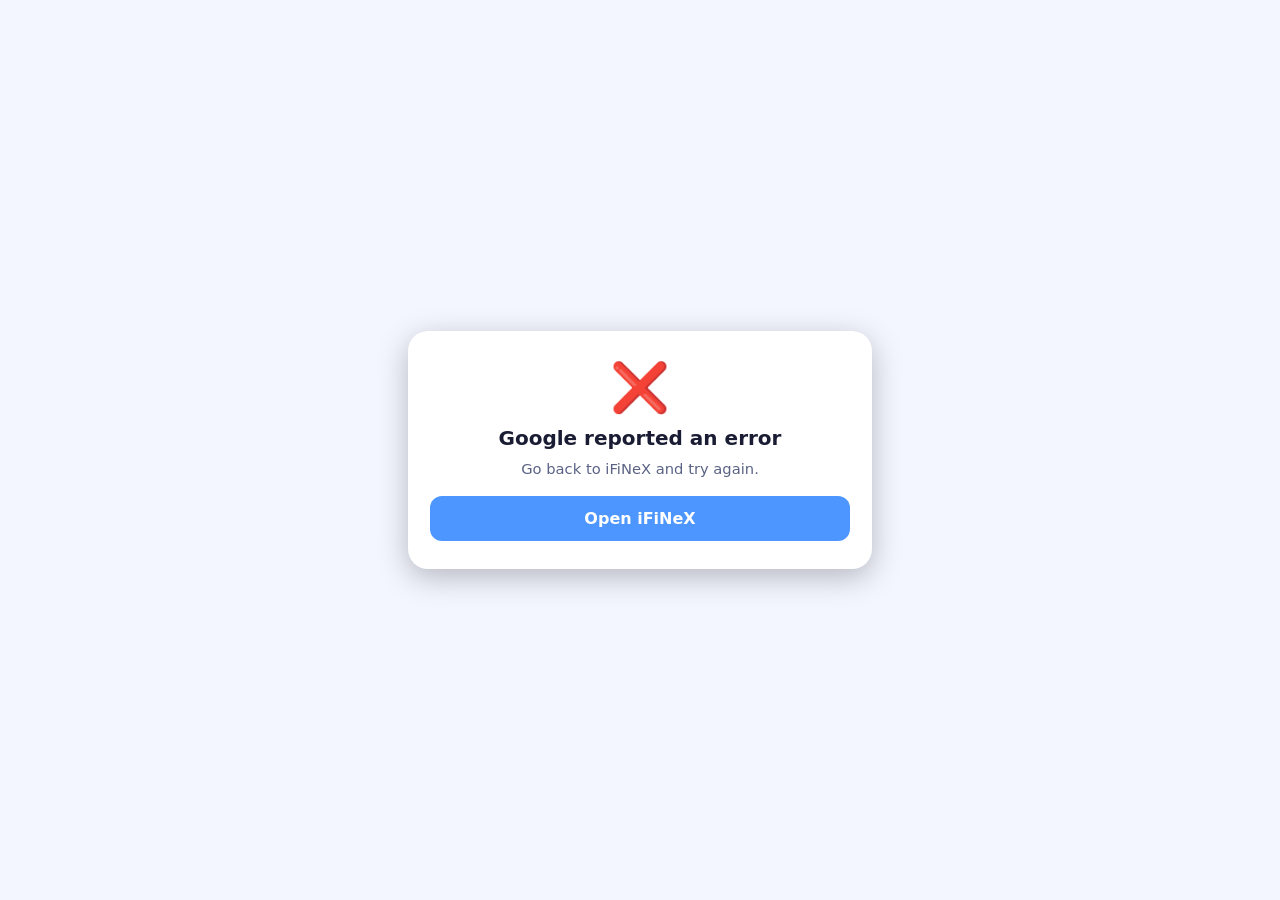
<file: gdrive-done.html>
<!doctype html>
<html lang="en"><head><meta charset="utf-8"><meta name="viewport" content="width=device-width,initial-scale=1"><meta name="robots" content="noindex">
<title>Google Drive · iFiNeX</title>
<style>
:root{--bg:#0f1020;--card:#181a30;--text:#e8ecff;--muted:#9aa3c7;--ok:#6bcb77;--bad:#ff6b6b;--accent:#4d96ff}
@media (prefers-color-scheme:light){:root{--bg:#f3f5ff;--card:#fff;--text:#1a1c33;--muted:#5b6385}}
body{margin:0;min-height:100vh;display:flex;align-items:center;justify-content:center;background:var(--bg);color:var(--text);font-family:system-ui,-apple-system,Segoe UI,Roboto,sans-serif;padding:16px;box-sizing:border-box}
.c{max-width:420px;width:100%;background:var(--card);border-radius:20px;padding:28px 22px;text-align:center;box-shadow:0 8px 30px rgba(0,0,0,.25)}
.i{font-size:3rem}h1{font-size:1.25rem;margin:10px 0 6px}p{color:var(--muted);line-height:1.5;font-size:.92rem;margin:8px 0}
a.b{display:block;margin-top:16px;padding:13px;border-radius:12px;background:var(--accent);color:#fff;font-weight:800;text-decoration:none}
</style></head><body><div class="c"><div class="i" id="i">☁️</div><h1 id="t">Google Drive</h1><p id="m"></p><a class="b" id="go" href="index.html">Open iFiNeX</a></div>
<script>
(function(){
  var M={ok:['✅','Google Drive connected','You can close this tab and go back to the iFiNeX app. Your backup settings are waiting there.',1],
    err_denied:['⚠️','Sign-in cancelled','You did not allow access. Go back to iFiNeX and try “Connect” again.'],
    err_scope:['⚠️','Drive permission missing','On Google’s screen, keep the Google Drive box ticked, then connect again.'],
    err_norefresh:['⚠️','Google did not allow offline access','Open myaccount.google.com/permissions, remove “iFiNeX”, then connect again.'],
    err_state:['⚠️','This sign-in link expired','Go back to iFiNeX and tap Connect again.'],err_expired:['⚠️','Sign-in took too long','Go back to iFiNeX and tap Connect again.'],
    err_token:['❌','Google refused the sign-in','The app owner must check the Google client id/secret on the server.'],err_google:['❌','Google reported an error','Go back to iFiNeX and try again.'],
    err_server:['❌','Server error','Go back to iFiNeX and try again in a minute.'],err_nocode:['❌','No answer from Google','Go back to iFiNeX and try again.']};
  var m=/[?&#]gdrive=(\w+)/.exec(location.search+location.hash), k=m&&M[m[1]]?m[1]:'err_google', v=M[k];
  document.getElementById('i').textContent=v[0];document.getElementById('t').textContent=v[1];document.getElementById('m').textContent=v[2];
})();
</script></body></html>
</file>
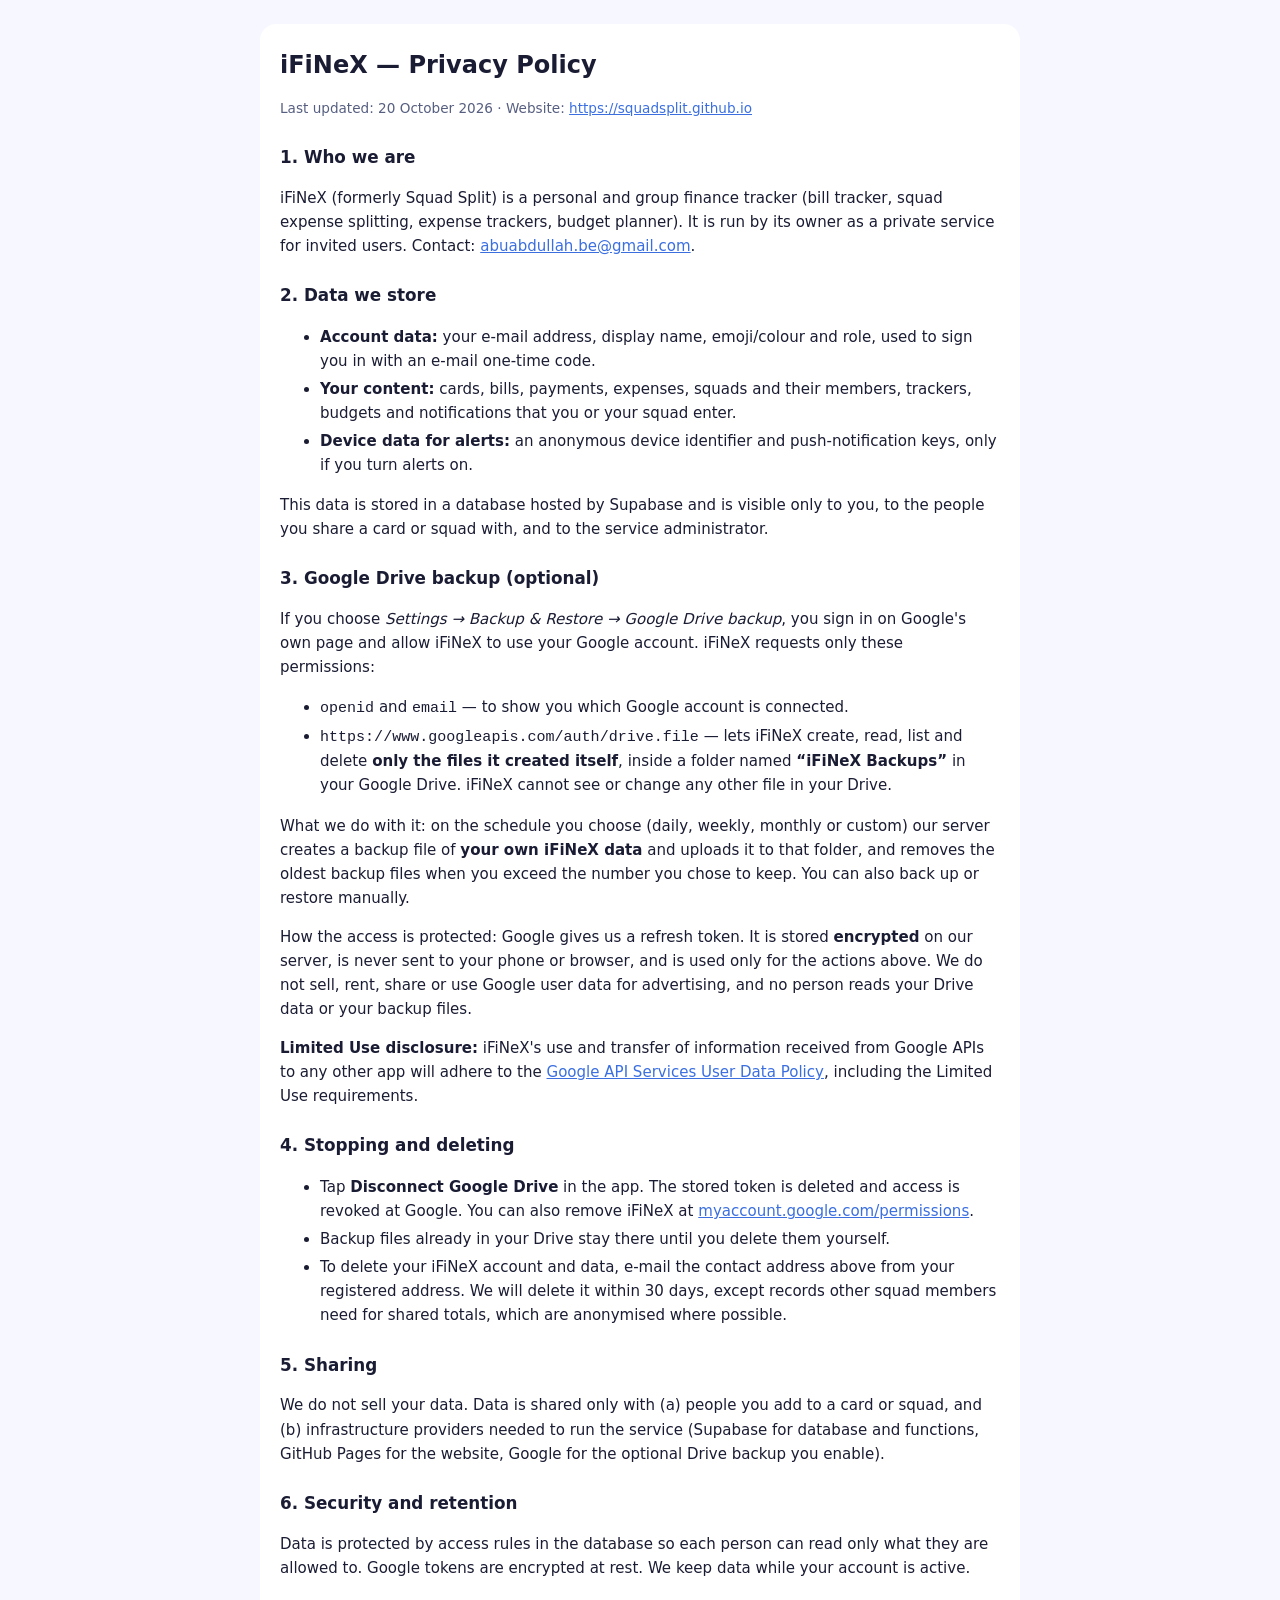
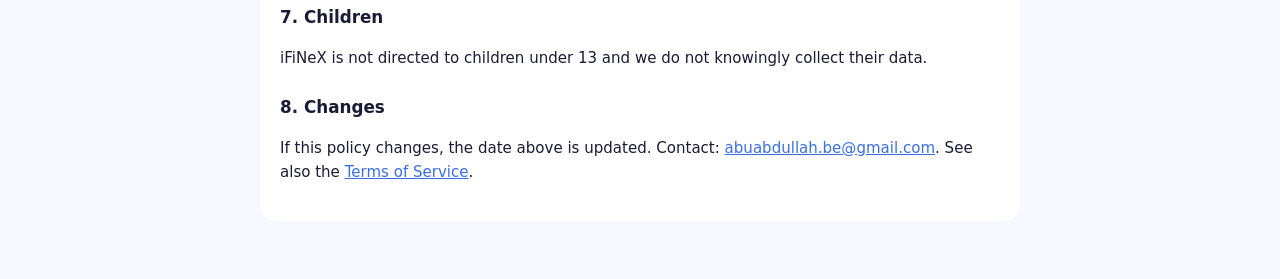
<file: privacy.html>
<!doctype html>
<html lang="en"><head><meta charset="utf-8"><meta name="viewport" content="width=device-width,initial-scale=1">
<title>Privacy Policy · iFiNeX</title>
<style>
:root{--bg:#f6f7ff;--card:#fff;--text:#1a1c33;--muted:#575f80;--accent:#3b6fe0}
@media (prefers-color-scheme:dark){:root{--bg:#0f1020;--card:#181a30;--text:#e8ecff;--muted:#9aa3c7;--accent:#7aa8ff}}
body{margin:0;background:var(--bg);color:var(--text);font-family:system-ui,-apple-system,Segoe UI,Roboto,sans-serif;line-height:1.6}
main{max-width:760px;margin:0 auto;padding:24px 16px 60px}
.c{background:var(--card);border-radius:16px;padding:22px 20px}
h1{font-size:1.5rem;margin:0 0 4px}h2{font-size:1.05rem;margin:24px 0 6px}p,li{font-size:.94rem}li{margin:4px 0}
.m{color:var(--muted);font-size:.85rem}a{color:var(--accent)}
</style></head><body><main><div class="c">
<h1>iFiNeX — Privacy Policy</h1>
<p class="m">Last updated: 20 October 2026 · Website: <a href="https://squadsplit.github.io">https://squadsplit.github.io</a></p>

<h2>1. Who we are</h2>
<p>iFiNeX (formerly Squad Split) is a personal and group finance tracker (bill tracker, squad expense splitting, expense trackers, budget planner). It is run by its owner as a private service for invited users. Contact: <a href="mailto:abuabdullah.be@gmail.com">abuabdullah.be@gmail.com</a>.</p>

<h2>2. Data we store</h2>
<ul>
<li><b>Account data:</b> your e-mail address, display name, emoji/colour and role, used to sign you in with an e-mail one-time code.</li>
<li><b>Your content:</b> cards, bills, payments, expenses, squads and their members, trackers, budgets and notifications that you or your squad enter.</li>
<li><b>Device data for alerts:</b> an anonymous device identifier and push-notification keys, only if you turn alerts on.</li>
</ul>
<p>This data is stored in a database hosted by Supabase and is visible only to you, to the people you share a card or squad with, and to the service administrator.</p>

<h2>3. Google Drive backup (optional)</h2>
<p>If you choose <i>Settings → Backup &amp; Restore → Google Drive backup</i>, you sign in on Google's own page and allow iFiNeX to use your Google account. iFiNeX requests only these permissions:</p>
<ul>
<li><code>openid</code> and <code>email</code> — to show you which Google account is connected.</li>
<li><code>https://www.googleapis.com/auth/drive.file</code> — lets iFiNeX create, read, list and delete <b>only the files it created itself</b>, inside a folder named <b>“iFiNeX Backups”</b> in your Google Drive. iFiNeX cannot see or change any other file in your Drive.</li>
</ul>
<p>What we do with it: on the schedule you choose (daily, weekly, monthly or custom) our server creates a backup file of <b>your own iFiNeX data</b> and uploads it to that folder, and removes the oldest backup files when you exceed the number you chose to keep. You can also back up or restore manually.</p>
<p>How the access is protected: Google gives us a refresh token. It is stored <b>encrypted</b> on our server, is never sent to your phone or browser, and is used only for the actions above. We do not sell, rent, share or use Google user data for advertising, and no person reads your Drive data or your backup files.</p>
<p><b>Limited Use disclosure:</b> iFiNeX's use and transfer of information received from Google APIs to any other app will adhere to the <a href="https://developers.google.com/terms/api-services-user-data-policy">Google API Services User Data Policy</a>, including the Limited Use requirements.</p>

<h2>4. Stopping and deleting</h2>
<ul>
<li>Tap <b>Disconnect Google Drive</b> in the app. The stored token is deleted and access is revoked at Google. You can also remove iFiNeX at <a href="https://myaccount.google.com/permissions">myaccount.google.com/permissions</a>.</li>
<li>Backup files already in your Drive stay there until you delete them yourself.</li>
<li>To delete your iFiNeX account and data, e-mail the contact address above from your registered address. We will delete it within 30 days, except records other squad members need for shared totals, which are anonymised where possible.</li>
</ul>

<h2>5. Sharing</h2>
<p>We do not sell your data. Data is shared only with (a) people you add to a card or squad, and (b) infrastructure providers needed to run the service (Supabase for database and functions, GitHub Pages for the website, Google for the optional Drive backup you enable).</p>

<h2>6. Security and retention</h2>
<p>Data is protected by access rules in the database so each person can read only what they are allowed to. Google tokens are encrypted at rest. We keep data while your account is active.</p>

<h2>7. Children</h2>
<p>iFiNeX is not directed to children under 13 and we do not knowingly collect their data.</p>

<h2>8. Changes</h2>
<p>If this policy changes, the date above is updated. Contact: <a href="mailto:abuabdullah.be@gmail.com">abuabdullah.be@gmail.com</a>. See also the <a href="terms.html">Terms of Service</a>.</p>
</div></main></body></html>
</file>
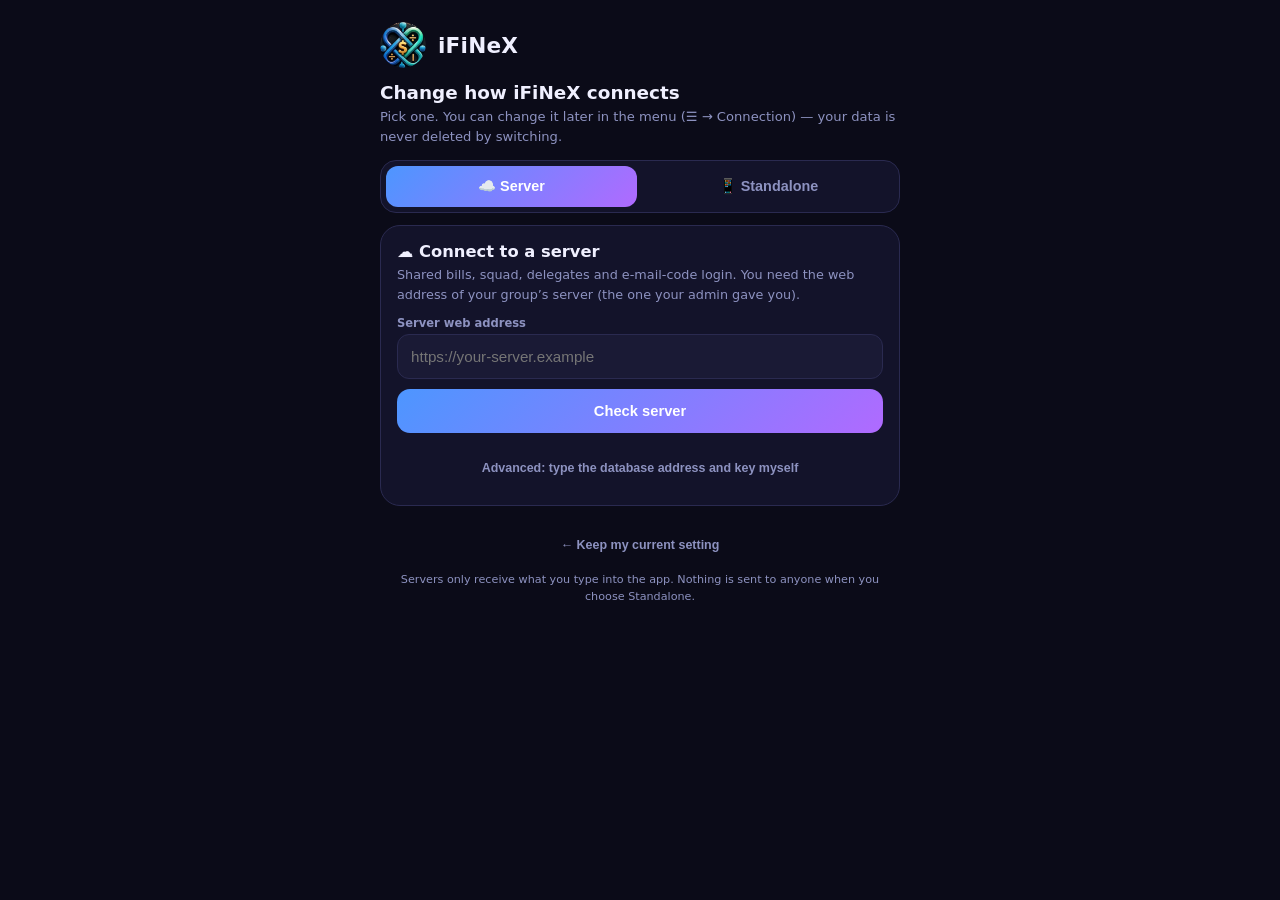
<file: start.html>
<!DOCTYPE html>
<html lang="en">
<head>
<meta charset="UTF-8">
<meta name="viewport" content="width=device-width, initial-scale=1.0, maximum-scale=1.0, user-scalable=no">
<title>iFiNeX · Get started</title>
<meta http-equiv="Content-Security-Policy" content="default-src 'self'; script-src 'self'; style-src 'self' 'unsafe-inline'; img-src 'self' data:; connect-src 'self' https:; object-src 'none'; base-uri 'self'; form-action 'self'; frame-src 'none'">
<meta name="referrer" content="no-referrer">
<meta name="theme-color" content="#0b0b18">
<link rel="icon" href="assets/favicon.ico" sizes="any">
<script src="ifinex-config.js"></script>
<style>
:root{--bg:#0b0b18;--card:#13132a;--card2:#1a1a35;--border:#2a2a50;--text:#f0f0ff;--muted:#8d92c0;--blue:#4d96ff;--purple:#b06aff;--green:#6bcb77;--red:#ff6b6b}
*{box-sizing:border-box}html,body{margin:0;background:var(--bg);color:var(--text);font-family:system-ui,-apple-system,Segoe UI,Roboto,sans-serif}
body{min-height:100vh;padding:calc(18px + env(safe-area-inset-top,0px)) 16px calc(24px + env(safe-area-inset-bottom,0px));display:flex;justify-content:center}
.wrap{width:min(520px,100%)}
.logo{display:flex;align-items:center;gap:12px;margin:4px 0 6px}.logo img{width:46px;height:46px;border-radius:50%}
.logo b{font-size:1.35rem;letter-spacing:.2px}
h1{font-size:1.15rem;margin:14px 0 4px}.sub{font-size:.82rem;color:var(--muted);line-height:1.5;margin:0 0 14px}
.card{background:var(--card);border:1px solid var(--border);border-radius:20px;padding:16px;margin-bottom:14px}
.card h2{margin:0 0 4px;font-size:1.02rem}.card p{margin:0 0 12px;font-size:.8rem;color:var(--muted);line-height:1.5}
label{display:block;font-size:.72rem;font-weight:700;color:var(--muted);margin:8px 0 4px}
input{width:100%;padding:13px;border-radius:12px;border:1px solid var(--border);background:var(--card2);color:var(--text);font-size:.95rem}
input:focus{outline:2px solid var(--blue);outline-offset:0}
button{width:100%;padding:14px;border-radius:13px;border:1px solid var(--border);background:var(--card2);color:var(--text);font-weight:800;font-size:.92rem;margin-top:10px;cursor:pointer}
button.p{background:linear-gradient(135deg,#4d96ff,#b06aff);border:0;color:#fff}
button.q{background:none;border:0;color:var(--muted);font-weight:600;font-size:.78rem;margin-top:4px}
button:disabled{opacity:.55}
.msg{font-size:.82rem;margin:10px 0 0;line-height:1.5;word-break:break-word}.msg.err{color:var(--red)}.msg.ok{color:var(--green)}
.found{background:var(--card2);border:1px solid var(--green);border-radius:14px;padding:12px;margin-top:10px;font-size:.82rem;line-height:1.6}
.found b{font-size:.95rem}.mono{font-family:ui-monospace,Menlo,Consolas,monospace;font-size:.76rem;word-break:break-all;color:var(--muted)}
.hide{display:none}
.tabs{display:flex;gap:6px;background:var(--card);border:1px solid var(--border);border-radius:16px;padding:5px;margin:0 0 12px}
.tab{flex:1 1 0;width:auto;margin:0;padding:12px 6px;border-radius:12px;border:0;background:transparent;color:var(--muted);font-weight:800;font-size:.9rem}
.tab[aria-selected=true]{background:linear-gradient(135deg,#4d96ff,#b06aff);color:#fff}
.tab:focus-visible{outline:2px solid var(--blue);outline-offset:2px}
.foot{font-size:.7rem;color:var(--muted);text-align:center;margin-top:6px;line-height:1.5}
</style>
</head>
<body>
<div class="wrap">
  <div class="logo"><img src="assets/ifinex-emblem-192.png" alt=""><b>iFiNeX</b></div>
  <h1 id="h">How do you want to use iFiNeX?</h1>
  <p class="sub">Pick one. You can change it later in the menu (☰ → Connection) — your data is never deleted by switching.</p>

  <div class="tabs" role="tablist" aria-label="How to use iFiNeX">
    <button class="tab" id="tab-server" role="tab" aria-selected="true" aria-controls="c-server" type="button">☁️ Server</button>
    <button class="tab" id="tab-sa" role="tab" aria-selected="false" aria-controls="c-sa" tabindex="-1" type="button">📱 Standalone</button>
  </div>

  <div class="card" id="c-server" role="tabpanel" aria-labelledby="tab-server">
    <h2>☁️ Connect to a server</h2>
    <p>Shared bills, squad, delegates and e-mail-code login. You need the web address of your group’s server (the one your admin gave you).</p>
    <label for="url">Server web address</label>
    <input id="url" type="url" inputmode="url" autocomplete="off" autocapitalize="off" spellcheck="false" placeholder="https://your-server.example" value="">
    <button class="p" id="btn-find">Check server</button>
    <div class="msg" id="msg"></div>
    <div class="found hide" id="found"></div>
    <button class="p hide" id="btn-use">Use this server</button>
    <button class="q" id="btn-adv">Advanced: type the database address and key myself</button>
    <div class="hide" id="adv">
      <label for="a-name">Name (optional)</label><input id="a-name" placeholder="My group">
      <label for="a-url">Database (Supabase) address</label><input id="a-url" type="url" placeholder="https://xxxx.supabase.co" autocapitalize="off" spellcheck="false">
      <label for="a-key">Public (anon / publishable) key</label><input id="a-key" placeholder="eyJ… or sb_publishable_…" autocapitalize="off" spellcheck="false">
      <button class="p" id="btn-adv-go">Use these settings</button>
    </div>
  </div>

  <div class="card hide" id="c-sa" role="tabpanel" aria-labelledby="tab-sa">
    <h2>📱 Standalone — this phone only</h2>
    <p>Everything stays on this phone. No account, no login, no internet needed. Back up to a file any time (and optionally to your Google Drive).</p>
    <button id="btn-sa">Use standalone</button>
  </div>

  <button class="q hide" id="btn-cancel">← Keep my current setting</button>
  <div class="foot">Servers only receive what you type into the app. Nothing is sent to anyone when you choose Standalone.</div>
</div>
<script src="ifinex-start.js"></script>
</body>
</html>
</file>
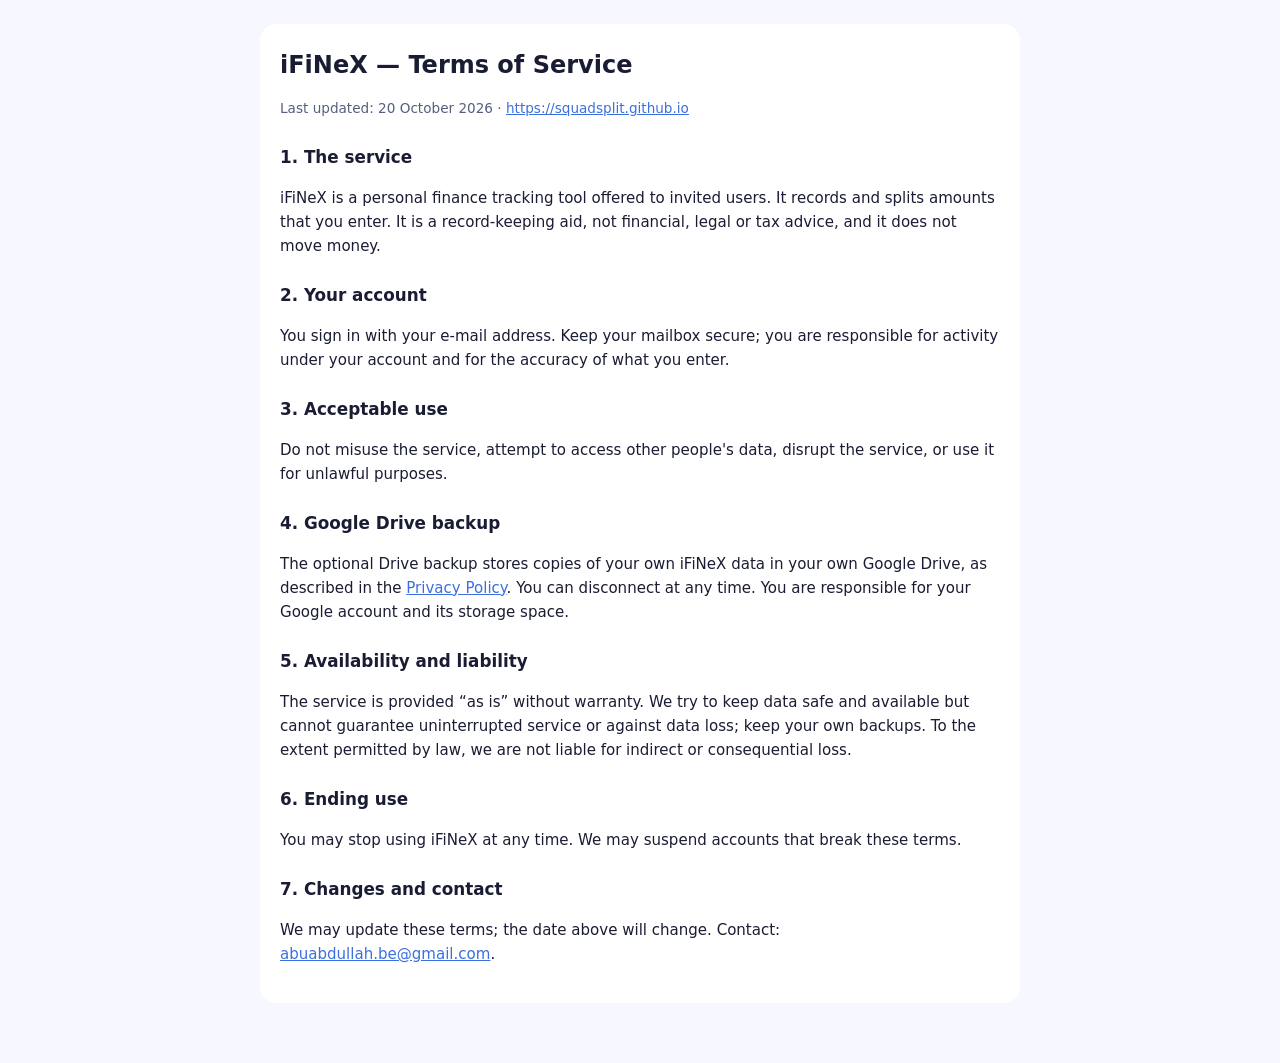
<file: terms.html>
<!doctype html>
<html lang="en"><head><meta charset="utf-8"><meta name="viewport" content="width=device-width,initial-scale=1">
<title>Terms of Service · iFiNeX</title>
<style>
:root{--bg:#f6f7ff;--card:#fff;--text:#1a1c33;--muted:#575f80;--accent:#3b6fe0}
@media (prefers-color-scheme:dark){:root{--bg:#0f1020;--card:#181a30;--text:#e8ecff;--muted:#9aa3c7;--accent:#7aa8ff}}
body{margin:0;background:var(--bg);color:var(--text);font-family:system-ui,-apple-system,Segoe UI,Roboto,sans-serif;line-height:1.6}
main{max-width:760px;margin:0 auto;padding:24px 16px 60px}
.c{background:var(--card);border-radius:16px;padding:22px 20px}
h1{font-size:1.5rem;margin:0 0 4px}h2{font-size:1.05rem;margin:24px 0 6px}p,li{font-size:.94rem}.m{color:var(--muted);font-size:.85rem}a{color:var(--accent)}
</style></head><body><main><div class="c">
<h1>iFiNeX — Terms of Service</h1>
<p class="m">Last updated: 20 October 2026 · <a href="https://squadsplit.github.io">https://squadsplit.github.io</a></p>
<h2>1. The service</h2>
<p>iFiNeX is a personal finance tracking tool offered to invited users. It records and splits amounts that you enter. It is a record-keeping aid, not financial, legal or tax advice, and it does not move money.</p>
<h2>2. Your account</h2>
<p>You sign in with your e-mail address. Keep your mailbox secure; you are responsible for activity under your account and for the accuracy of what you enter.</p>
<h2>3. Acceptable use</h2>
<p>Do not misuse the service, attempt to access other people's data, disrupt the service, or use it for unlawful purposes.</p>
<h2>4. Google Drive backup</h2>
<p>The optional Drive backup stores copies of your own iFiNeX data in your own Google Drive, as described in the <a href="privacy.html">Privacy Policy</a>. You can disconnect at any time. You are responsible for your Google account and its storage space.</p>
<h2>5. Availability and liability</h2>
<p>The service is provided “as is” without warranty. We try to keep data safe and available but cannot guarantee uninterrupted service or against data loss; keep your own backups. To the extent permitted by law, we are not liable for indirect or consequential loss.</p>
<h2>6. Ending use</h2>
<p>You may stop using iFiNeX at any time. We may suspend accounts that break these terms.</p>
<h2>7. Changes and contact</h2>
<p>We may update these terms; the date above will change. Contact: <a href="mailto:abuabdullah.be@gmail.com">abuabdullah.be@gmail.com</a>.</p>
</div></main></body></html>
</file>
